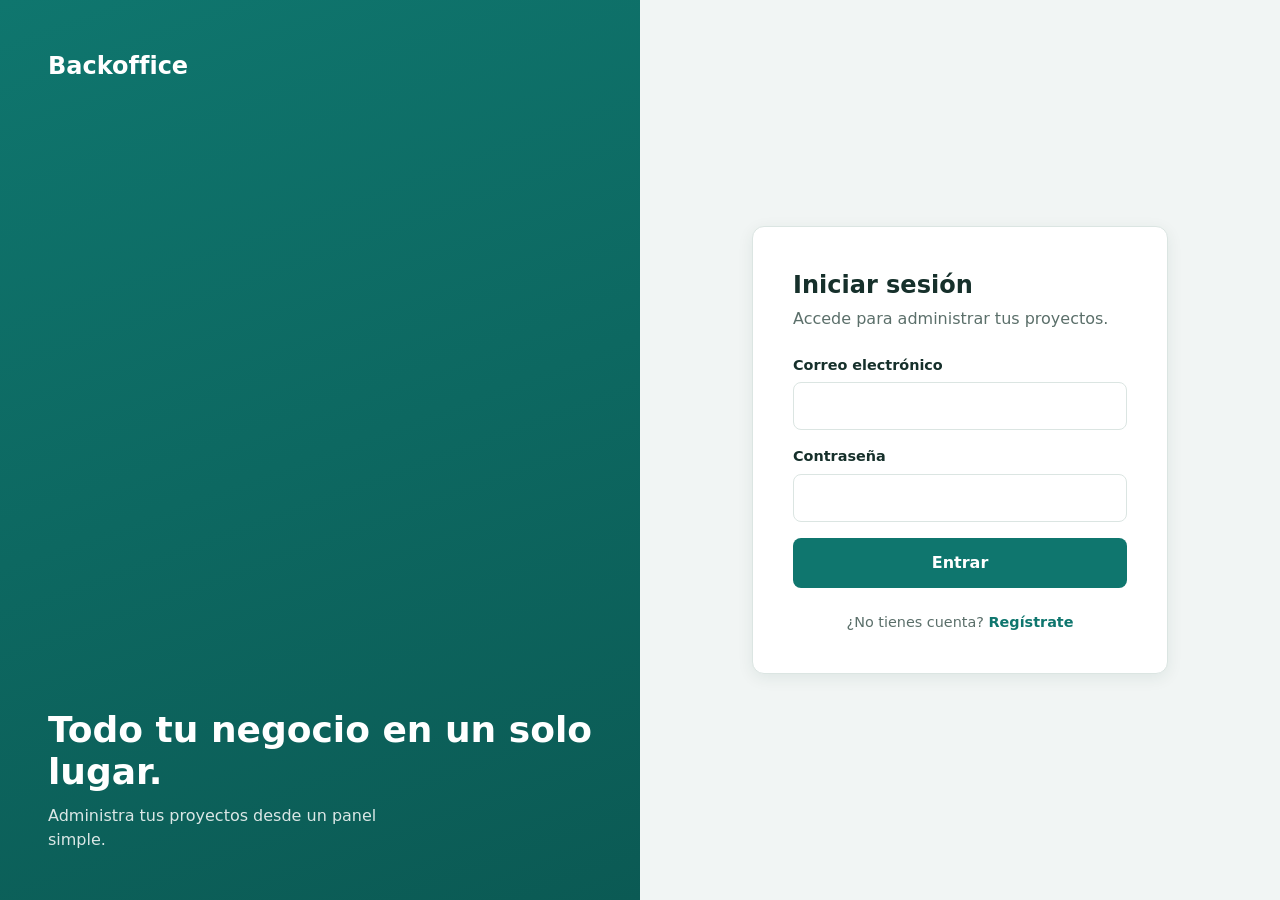
<file: index.html>
<!DOCTYPE html>
<html lang="es">
<head>
  <meta charset="UTF-8">
  <meta name="viewport" content="width=device-width, initial-scale=1">
  <title>Iniciar sesión | Backoffice</title>
  <link rel="stylesheet" href="styles.css">
  <script src="api.js" defer></script>
  <script src="index.js" defer></script>
</head>
<body>
  <div class="auth">
    <aside class="auth-aside">
      <p class="logo">Backoffice</p>
      <div>
        <p class="tagline">Todo tu negocio en un solo lugar.</p>
        <p class="lead">Administra tus proyectos desde un panel simple.</p>
      </div>
    </aside>

    <main class="auth-main">
      <section class="card">
        <h1>Iniciar sesión</h1>
        <p class="subtitle">Accede para administrar tus proyectos.</p>

        <p id="alert" class="alert" role="alert" hidden></p>

        <form id="login-form">
          <div class="field">
            <label for="email">Correo electrónico</label>
            <input id="email" name="email" type="email" autocomplete="email" required>
          </div>
          <div class="field">
            <label for="password">Contraseña</label>
            <input id="password" name="password" type="password" autocomplete="current-password" required>
          </div>
          <button class="btn" type="submit">Entrar</button>
        </form>

        <p class="switch">¿No tienes cuenta? <a href="register.html">Regístrate</a></p>
      </section>
    </main>
  </div>
</body>
</html>
</file>
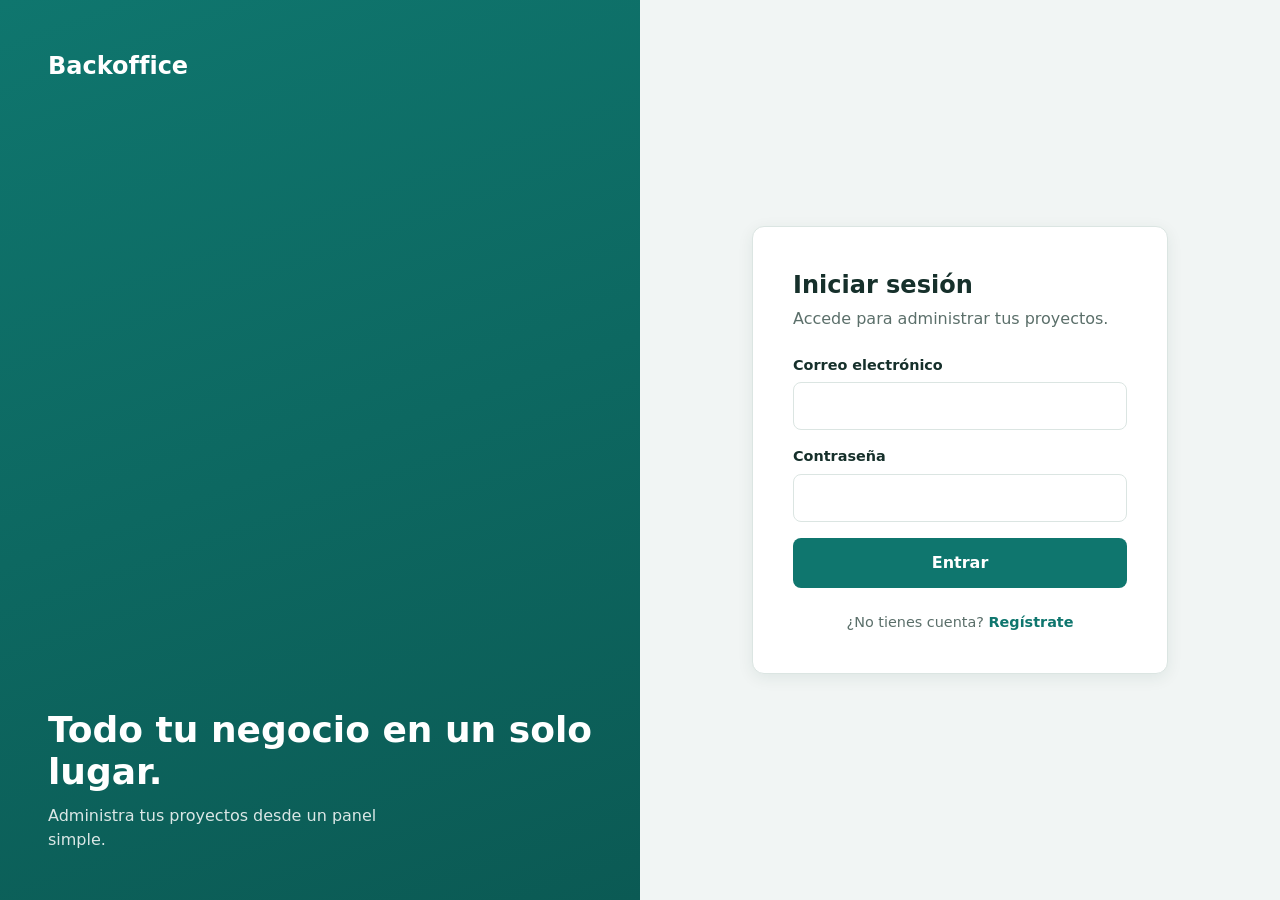
<file: home.html>
<!DOCTYPE html>
<html lang="es">
<head>
  <meta charset="UTF-8">
  <meta name="viewport" content="width=device-width, initial-scale=1">
  <title>Proyectos | Backoffice</title>
  <link rel="stylesheet" href="styles.css">
  <script src="api.js" defer></script>
  <script src="home.js" defer></script>
</head>
<body>
  <div id="app" hidden>
    <header class="topbar">
      <p class="logo">Backoffice</p>
      <div class="user">
        <span class="avatar" id="avatar" aria-hidden="true"></span>
        <span class="user-name" id="user-name"></span>
        <button class="btn btn-outline inline" id="logout" type="button">Cerrar sesión</button>
      </div>
    </header>

    <main class="content">
      <div class="toolbar">
        <div>
          <h1>Mis proyectos</h1>
          <p class="subtitle">Administra los proyectos de tu portafolio.</p>
        </div>
        <button class="btn inline" id="add-btn" type="button">+ Agregar proyecto</button>
      </div>

      <p id="status" class="alert" role="status" hidden></p>
      <p id="empty" class="empty" hidden>Aún no tienes proyectos. Usa el botón "Agregar proyecto" para crear el primero.</p>
      <section class="projects" id="projects" aria-label="Proyectos"></section>
    </main>
  </div>

  <dialog id="project-dialog" aria-labelledby="dialog-title">
    <form id="project-form">
      <h2 id="dialog-title">Agregar proyecto</h2>
      <p id="form-alert" class="alert" role="alert" hidden></p>
      <div class="field">
        <label for="title">Título</label>
        <input id="title" name="title" type="text" required>
      </div>
      <div class="field">
        <label for="description">Descripción</label>
        <textarea id="description" name="description" rows="4" required></textarea>
      </div>
      <div class="field">
        <label for="technologies">Tecnologías (separadas por coma)</label>
        <input id="technologies" name="technologies" type="text" placeholder="React, Node, MongoDB">
      </div>
      <div class="field">
        <label for="repository">Repositorio (URL)</label>
        <input id="repository" name="repository" type="url" placeholder="https://github.com/...">
      </div>

      <div class="actions">
        <button class="btn btn-outline inline" id="cancel-btn" type="button">Cancelar</button>
        <button class="btn inline" id="save-btn" type="submit">Guardar</button>
      </div>
    </form>
  </dialog>

  <template id="project-template">
    <article class="project">
      <h2 class="project-title"></h2>
      <p class="project-desc"></p>
      <ul class="tags"></ul>
      <a class="project-link" target="_blank" rel="noopener">Ver repositorio</a>
      <div class="actions">
        <button class="btn btn-outline inline" type="button" data-action="edit">Actualizar</button>
        <button class="btn btn-danger inline" type="button" data-action="delete">Eliminar</button>
      </div>
    </article>
  </template>
</body>
</html>
</file>
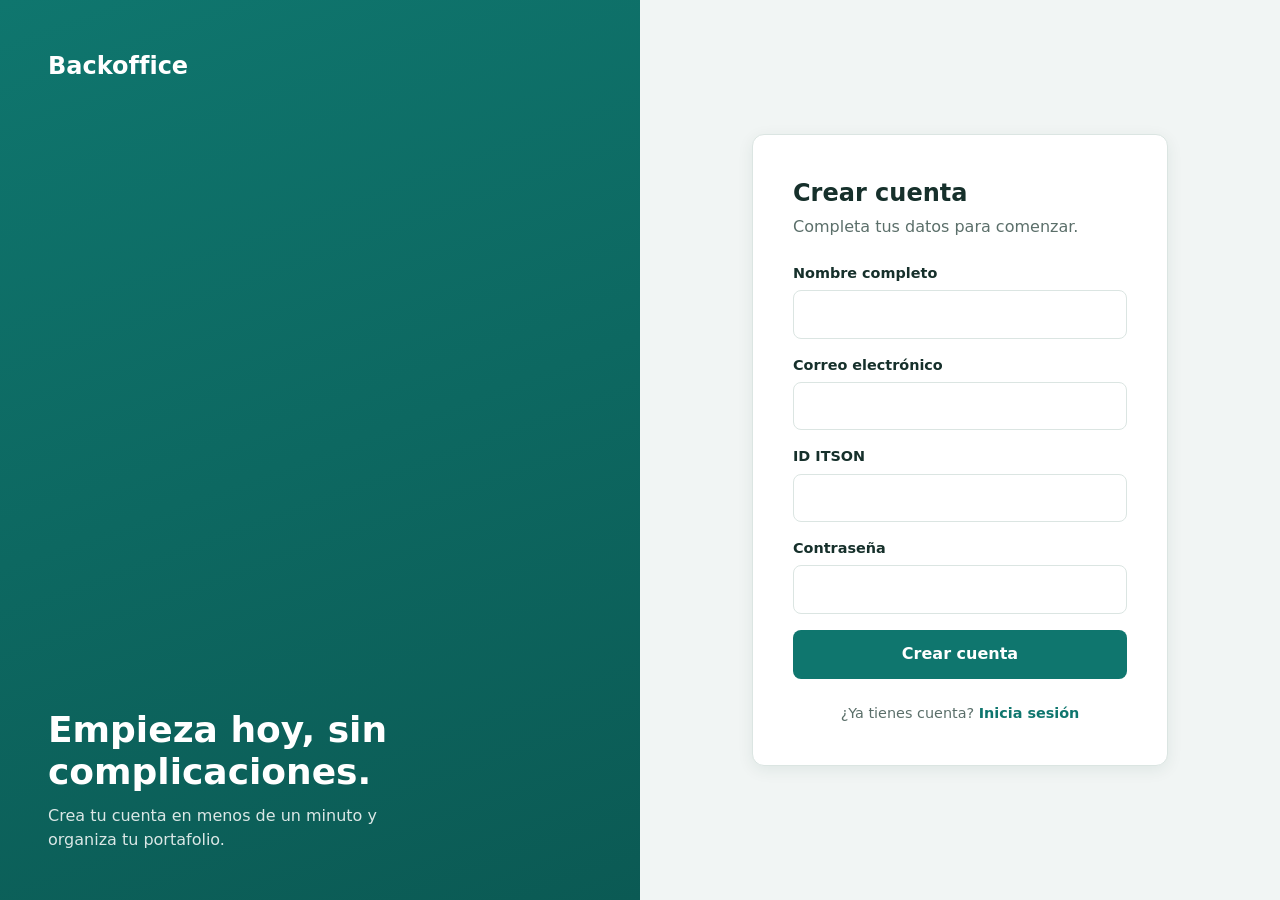
<file: register.html>
<!DOCTYPE html>
<html lang="es">
<head>
  <meta charset="UTF-8">
  <meta name="viewport" content="width=device-width, initial-scale=1">
  <title>Crear cuenta | Backoffice</title>
  <link rel="stylesheet" href="styles.css">
  <script src="api.js" defer></script>
  <script src="register.js" defer></script>
</head>
<body>
  <div class="auth">
    <aside class="auth-aside">
      <p class="logo">Backoffice</p>
      <div>
        <p class="tagline">Empieza hoy, sin complicaciones.</p>
        <p class="lead">Crea tu cuenta en menos de un minuto y organiza tu portafolio.</p>
      </div>
    </aside>

    <main class="auth-main">
      <section class="card">
        <h1>Crear cuenta</h1>
        <p class="subtitle">Completa tus datos para comenzar.</p>

        <p id="alert" class="alert" role="alert" hidden></p>

        <form id="register-form">
          <div class="field">
            <label for="name">Nombre completo</label>
            <input id="name" name="name" type="text" autocomplete="name" minlength="6" required>
          </div>
          <div class="field">
            <label for="email">Correo electrónico</label>
            <input id="email" name="email" type="email" autocomplete="email" required>
          </div>
          <div class="field">
            <label for="itsonId">ID ITSON</label>
            <input id="itsonId" name="itsonId" type="text" inputmode="numeric" pattern="[0-9]{6}" maxlength="6" title="6 dígitos numéricos" required>
          </div>
          <div class="field">
            <label for="password">Contraseña</label>
            <input id="password" name="password" type="password" autocomplete="new-password" minlength="6" required>
          </div>
          <button class="btn" type="submit">Crear cuenta</button>
        </form>

        <p class="switch">¿Ya tienes cuenta? <a href="index.html">Inicia sesión</a></p>
      </section>
    </main>
  </div>
</body>
</html>
</file>
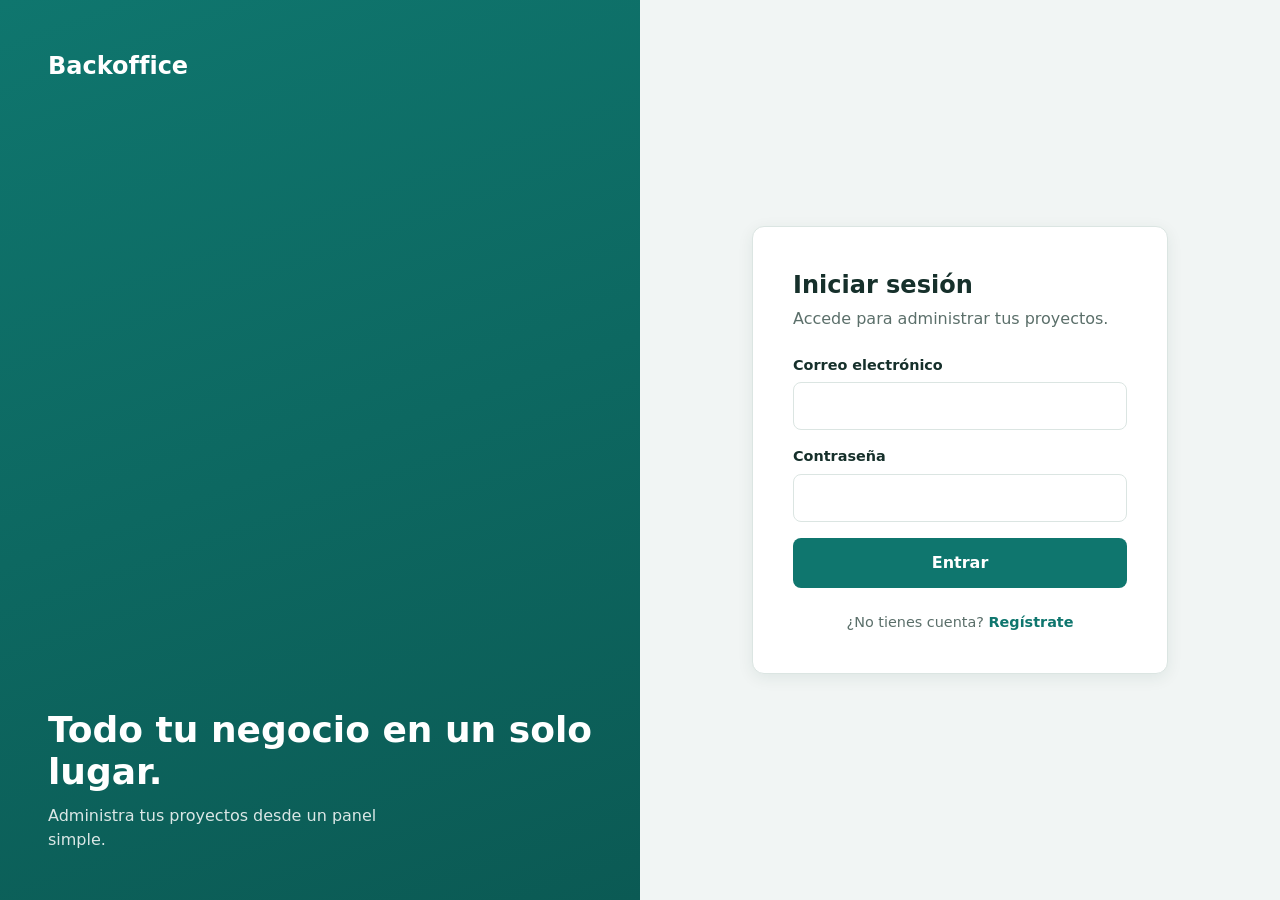
<file: 000000270691_Avance2/home.html>
<!DOCTYPE html>
<html lang="es">
<head>
  <meta charset="UTF-8">
  <meta name="viewport" content="width=device-width, initial-scale=1">
  <title>Proyectos | Backoffice</title>
  <link rel="stylesheet" href="styles.css">
  <script src="api.js" defer></script>
  <script src="home.js" defer></script>
</head>
<body>
  <div id="app" hidden>
    <header class="topbar">
      <p class="logo">Backoffice</p>
      <div class="user">
        <span class="avatar" id="avatar" aria-hidden="true"></span>
        <span class="user-name" id="user-name"></span>
        <button class="btn btn-outline inline" id="logout" type="button">Salir</button>
      </div>
    </header>

    <main class="content">
      <div class="toolbar">
        <div>
          <h1>Mis proyectos</h1>
          <p class="subtitle">Administra los proyectos de tu portafolio.</p>
        </div>
        <button class="btn inline" id="add-btn" type="button">+ Agregar proyecto</button>
      </div>

      <section class="projects" id="projects" aria-label="Proyectos">
        <p class="empty">Aún no tienes proyectos. Usa el botón "Agregar proyecto" para crear el primero.</p>
      </section>
    </main>
  </div>

  <dialog id="project-dialog" aria-labelledby="dialog-title">
    <form id="project-form">
      <h2 id="dialog-title">Agregar proyecto</h2>
      <div class="field">
        <label for="title">Título</label>
        <input id="title" name="title" type="text" required>
      </div>
      <div class="field">
        <label for="description">Descripción</label>
        <textarea id="description" name="description" rows="4" required></textarea>
      </div>
      <div class="field">
        <label for="technologies">Tecnologías (separadas por coma)</label>
        <input id="technologies" name="technologies" type="text" placeholder="React, Node, MongoDB">
      </div>
      <div class="field">
        <label for="repository">Repositorio (URL)</label>
        <input id="repository" name="repository" type="url" placeholder="https://github.com/...">
      </div>

      <div class="actions">
        <button class="btn btn-outline inline" id="cancel-btn" type="button">Cancelar</button>
        <button class="btn inline" type="submit">Guardar</button>
      </div>
    </form>
  </dialog>

  <template id="project-template">
    <article class="project">
      <h2 class="project-title"></h2>
      <p class="project-desc"></p>
      <ul class="tags"></ul>
      <a class="project-link" href="#" target="_blank" rel="noopener">Ver repositorio</a>
      <div class="actions">
        <button class="btn btn-outline inline" type="button">Actualizar</button>
        <button class="btn btn-danger inline" type="button">Eliminar</button>
      </div>
    </article>
  </template>
</body>
</html>
</file>
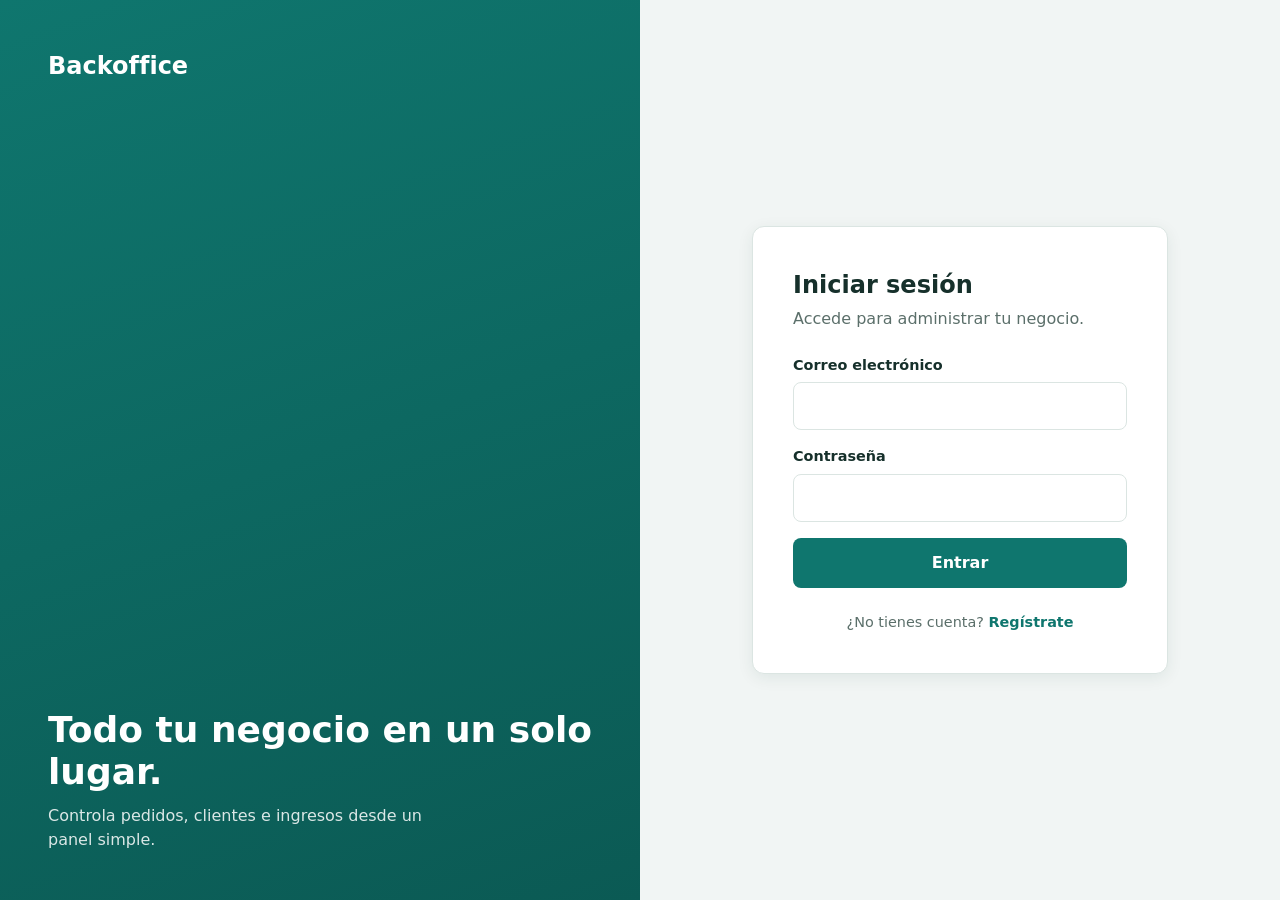
<file: 00000270691_backoffice/home.html>
<!DOCTYPE html>
<html lang="es">
<head>
  <meta charset="UTF-8">
  <meta name="viewport" content="width=device-width, initial-scale=1">
  <meta http-equiv="refresh" content="0; url=login.html">
  <title>Home | Backoffice</title>
  <link rel="stylesheet" href="styles.css">
</head>
<body>
  <header class="topbar">
    <p class="logo">Backoffice</p>
    <div class="user">
      <span class="avatar" aria-hidden="true">AD</span>
      <a href="login.html">Salir</a>
    </div>
  </header>

  <main class="content">
    <h1>Panel principal</h1>
    <p class="subtitle">Resumen de tu actividad.</p>

    <section class="stats" aria-label="Resumen">
      <article class="stat"><p>Pedidos</p><strong>128</strong></article>
      <article class="stat"><p>Clientes</p><strong>54</strong></article>
      <article class="stat"><p>Ingresos</p><strong>$12,400</strong></article>
    </section>

    <section class="panel">
      <h2>Pedidos recientes</h2>
      <div class="table-wrap">
        <table>
          <thead>
            <tr><th>Pedido</th><th>Cliente</th><th>Total</th><th>Estado</th></tr>
          </thead>
          <tbody>
            <tr><td>#1042</td><td>María López</td><td>$320</td><td><span class="badge">Entregado</span></td></tr>
            <tr><td>#1041</td><td>Carlos Ruiz</td><td>$180</td><td><span class="badge pending">Pendiente</span></td></tr>
            <tr><td>#1040</td><td>Ana Torres</td><td>$540</td><td><span class="badge">Entregado</span></td></tr>
          </tbody>
        </table>
      </div>
    </section>

    <noscript><p>Redirigiendo… <a href="login.html">Ir a iniciar sesión</a></p></noscript>
  </main>
</body>
</html>
</file>
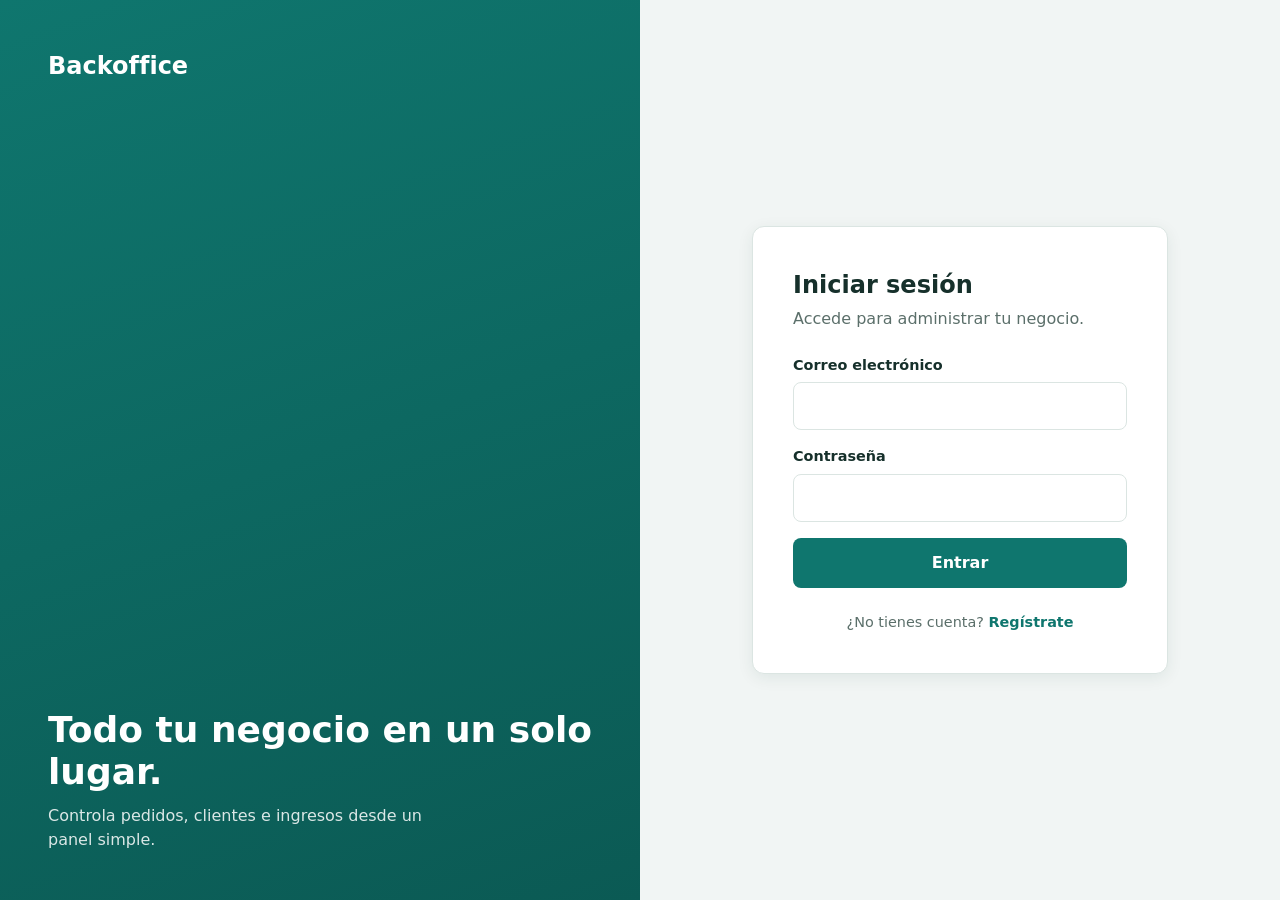
<file: 00000270691_backoffice/login.html>
<!DOCTYPE html>
<html lang="es">
<head>
  <meta charset="UTF-8">
  <meta name="viewport" content="width=device-width, initial-scale=1">
  <title>Iniciar sesión | Backoffice</title>
  <link rel="stylesheet" href="styles.css">
</head>
<body>
  <div class="auth">
    <aside class="auth-aside">
      <p class="logo">Backoffice</p>
      <div>
        <p class="tagline">Todo tu negocio en un solo lugar.</p>
        <p class="lead">Controla pedidos, clientes e ingresos desde un panel simple.</p>
      </div>
    </aside>

    <main class="auth-main">
      <section class="card">
        <h1>Iniciar sesión</h1>
        <p class="subtitle">Accede para administrar tu negocio.</p>

        <form action="login.html" method="post">
          <div class="field">
            <label for="email">Correo electrónico</label>
            <input id="email" name="email" type="email" autocomplete="email" required>
          </div>
          <div class="field">
            <label for="password">Contraseña</label>
            <input id="password" name="password" type="password" autocomplete="current-password" required>
          </div>
          <button class="btn" type="submit">Entrar</button>
        </form>

        <p class="switch">¿No tienes cuenta? <a href="register.html">Regístrate</a></p>
      </section>
    </main>
  </div>
</body>
</html>
</file>
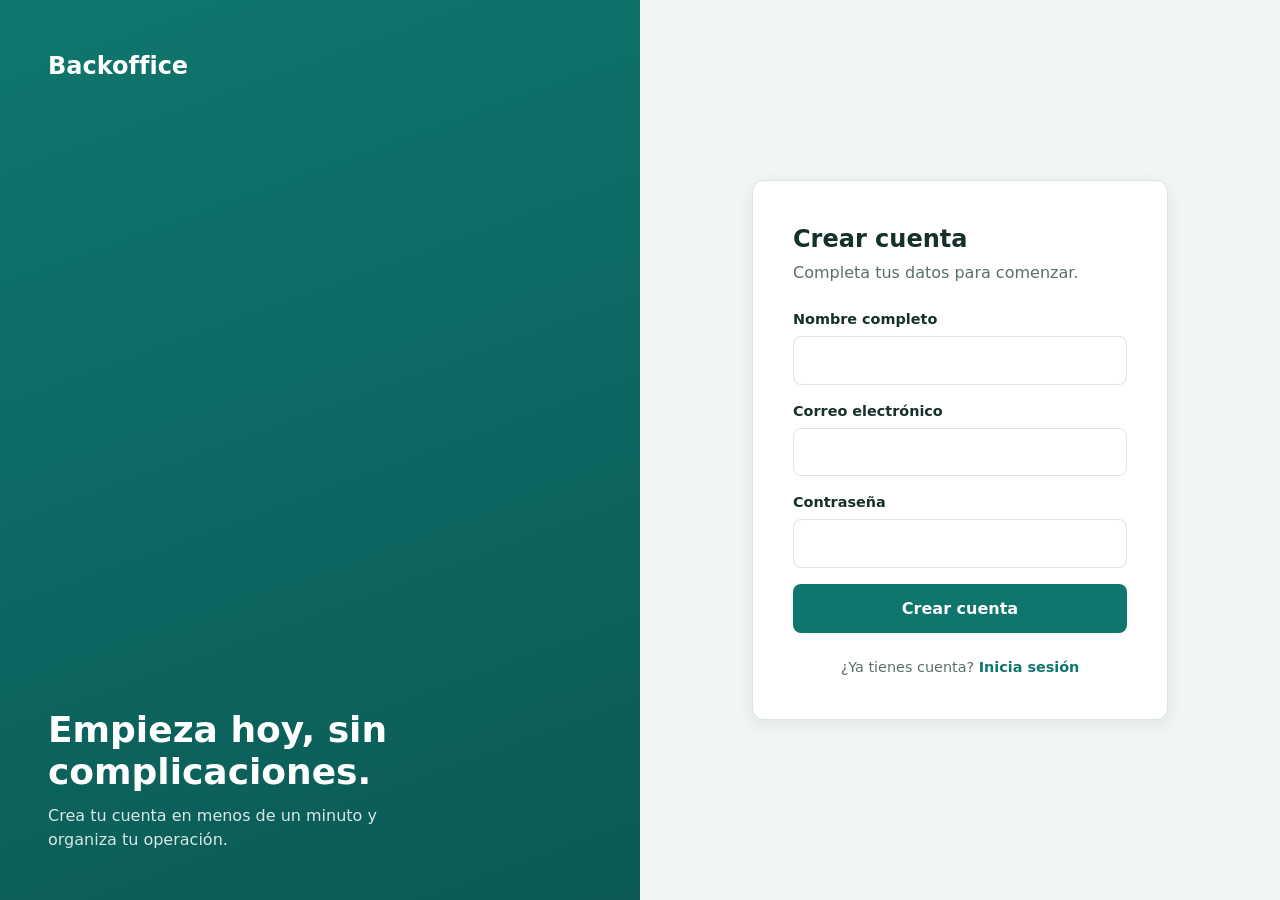
<file: 00000270691_backoffice/register.html>
<!DOCTYPE html>
<html lang="es">
<head>
  <meta charset="UTF-8">
  <meta name="viewport" content="width=device-width, initial-scale=1">
  <title>Crear cuenta | Backoffice</title>
  <link rel="stylesheet" href="styles.css">
</head>
<body>
  <div class="auth">
    <aside class="auth-aside">
      <p class="logo">Backoffice</p>
      <div>
        <p class="tagline">Empieza hoy, sin complicaciones.</p>
        <p class="lead">Crea tu cuenta en menos de un minuto y organiza tu operación.</p>
      </div>
    </aside>

    <main class="auth-main">
      <section class="card">
        <h1>Crear cuenta</h1>
        <p class="subtitle">Completa tus datos para comenzar.</p>

        <form action="register.html" method="post">
          <div class="field">
            <label for="name">Nombre completo</label>
            <input id="name" name="name" type="text" autocomplete="name" required>
          </div>
          <div class="field">
            <label for="email">Correo electrónico</label>
            <input id="email" name="email" type="email" autocomplete="email" required>
          </div>
          <div class="field">
            <label for="password">Contraseña</label>
            <input id="password" name="password" type="password" autocomplete="new-password" minlength="8" required>
          </div>
          <button class="btn" type="submit">Crear cuenta</button>
        </form>

        <p class="switch">¿Ya tienes cuenta? <a href="login.html">Inicia sesión</a></p>
      </section>
    </main>
  </div>
</body>
</html>
</file>
<file: styles.css>
:root {
  --bg: #f1f5f4;
  --surface: #ffffff;
  --ink: #16302b;
  --muted: #5b6f6a;
  --line: #dbe5e2;
  --brand: #0f766e;
  --brand-dark: #0b5a54;
  --brand-soft: #d9f0ec;
  --focus: #f59e0b;
  --radius: 12px;
  --shadow: 0 4px 16px rgba(15, 60, 52, 0.08);
  --font: system-ui, -apple-system, "Segoe UI", Roboto, sans-serif;
}

*, *::before, *::after { box-sizing: border-box; }

body {
  margin: 0;
  min-height: 100vh;
  font-family: var(--font);
  line-height: 1.5;
  color: var(--ink);
  background: var(--bg);
}

a { color: var(--brand); font-weight: 600; text-decoration: none; }
a:hover { text-decoration: underline; }

:focus-visible { outline: 3px solid var(--focus); outline-offset: 2px; }

h1 { margin: 0 0 .25rem; font-size: 1.5rem; }
.subtitle { margin: 0 0 1.5rem; color: var(--muted); }

.auth {
  min-height: 100vh;
  display: grid;
  grid-template-rows: auto 1fr;
}

.auth-aside {
  padding: 1.25rem 1.5rem;
  color: #fff;
  background: linear-gradient(160deg, var(--brand), var(--brand-dark));
}

.auth-aside .logo {
  margin: 0;
  font-size: 1.25rem;
  font-weight: 800;
}

.auth-aside .tagline,
.auth-aside .lead { display: none; }

.auth-main {
  display: grid;
  place-items: center;
  padding: 1.5rem 1rem;
}

.card {
  width: 100%;
  max-width: 26rem;
  padding: 2rem 1.5rem;
  background: var(--surface);
  border: 1px solid var(--line);
  border-radius: var(--radius);
  box-shadow: var(--shadow);
}

.field { margin-bottom: 1rem; }

label { display: block; margin-bottom: .35rem; font-weight: 600; font-size: .9rem; }

input,
textarea {
  width: 100%;
  padding: .7rem .85rem;
  font: inherit;
  color: inherit;
  background: #fff;
  border: 1px solid var(--line);
  border-radius: 8px;
  transition: border-color .15s, box-shadow .15s;
}

input:focus-visible,
textarea:focus-visible {
  outline: none;
  border-color: var(--brand);
  box-shadow: 0 0 0 3px var(--brand-soft);
}

.btn {
  width: 100%;
  padding: .8rem 1rem;
  font: inherit;
  font-weight: 700;
  color: #fff;
  background: var(--brand);
  border: 0;
  border-radius: 8px;
  cursor: pointer;
  transition: background .15s;
}

.btn:hover { background: var(--brand-dark); }

.switch { margin: 1.5rem 0 0; text-align: center; color: var(--muted); font-size: .9rem; }

.topbar {
  display: flex;
  justify-content: space-between;
  align-items: center;
  padding: .85rem 1rem;
  background: var(--surface);
  border-bottom: 1px solid var(--line);
}

.topbar .logo { margin: 0; font-size: 1.15rem; font-weight: 800; color: var(--brand); }

.user { display: flex; align-items: center; gap: .75rem; }

.avatar {
  display: grid;
  place-items: center;
  width: 2.25rem;
  height: 2.25rem;
  font-size: .85rem;
  font-weight: 700;
  color: var(--brand-dark);
  background: var(--brand-soft);
  border-radius: 50%;
}

.content { max-width: 64rem; margin: 0 auto; padding: 1.5rem 1rem 2rem; }

.stats {
  display: grid;
  grid-template-columns: repeat(auto-fit, minmax(13rem, 1fr));
  gap: 1rem;
  margin-bottom: 1.5rem;
}

.stat {
  padding: 1.25rem;
  background: var(--surface);
  border: 1px solid var(--line);
  border-left: 4px solid var(--brand);
  border-radius: var(--radius);
  box-shadow: var(--shadow);
}

.stat p { margin: 0; color: var(--muted); font-size: .9rem; }
.stat strong { font-size: 1.75rem; }

.panel {
  padding: 1.25rem;
  background: var(--surface);
  border: 1px solid var(--line);
  border-radius: var(--radius);
  box-shadow: var(--shadow);
}

.panel h2 { margin: 0 0 1rem; font-size: 1.1rem; }

.table-wrap { overflow-x: auto; }

table { width: 100%; border-collapse: collapse; font-size: .95rem; }
th, td { padding: .7rem .5rem; text-align: left; border-bottom: 1px solid var(--line); white-space: nowrap; }
th { color: var(--muted); font-weight: 600; font-size: .85rem; }
tr:last-child td { border-bottom: 0; }

.badge {
  padding: .15rem .6rem;
  font-size: .8rem;
  font-weight: 600;
  color: var(--brand-dark);
  background: var(--brand-soft);
  border-radius: 999px;
}

.badge.pending { color: #8a5a00; background: #fdf0d2; }

[hidden] { display: none !important; }

textarea { resize: vertical; min-height: 6rem; }

.btn:disabled { opacity: .6; cursor: not-allowed; }
.btn.inline { width: auto; padding: .55rem 1rem; }
.btn-outline { color: var(--brand); background: transparent; border: 1px solid var(--brand); }
.btn-outline:hover { color: #fff; }
.btn-danger { background: #b42318; }
.btn-danger:hover { background: #912018; }

.alert { margin: 0 0 1rem; padding: .7rem .85rem; font-size: .9rem; border-radius: 8px; }
.alert.error { color: #912018; background: #fde8e6; }
.alert.info { color: var(--muted); background: var(--bg); }
.alert.success { color: var(--brand-dark); background: var(--brand-soft); }

.user-name { display: none; font-weight: 600; }

.toolbar {
  display: flex;
  flex-wrap: wrap;
  justify-content: space-between;
  align-items: flex-start;
  gap: 1rem;
  margin-bottom: 1.5rem;
}

.toolbar .subtitle { margin: 0; }

.status { color: var(--muted); }

.empty {
  grid-column: 1 / -1;
  margin: 0;
  padding: 3rem 1rem;
  text-align: center;
  color: var(--muted);
  background: var(--surface);
  border: 2px dashed var(--line);
  border-radius: var(--radius);
}

.projects {
  display: grid;
  grid-template-columns: repeat(auto-fill, minmax(17rem, 1fr));
  gap: 1rem;
}

.project {
  display: flex;
  flex-direction: column;
  gap: .75rem;
  padding: 1.25rem;
  background: var(--surface);
  border: 1px solid var(--line);
  border-radius: var(--radius);
  box-shadow: var(--shadow);
}

.project h2 { margin: 0; font-size: 1.1rem; }
.project-desc { margin: 0; color: var(--muted); }

.tags { display: flex; flex-wrap: wrap; gap: .4rem; margin: 0; padding: 0; list-style: none; }
.tags li { padding: .15rem .6rem; font-size: .8rem; font-weight: 600; color: var(--brand-dark); background: var(--brand-soft); border-radius: 999px; }

.actions { display: flex; flex-wrap: wrap; gap: .5rem; margin-top: auto; }

dialog {
  width: min(32rem, calc(100% - 2rem));
  padding: 1.5rem;
  color: var(--ink);
  background: var(--surface);
  border: 1px solid var(--line);
  border-radius: var(--radius);
  box-shadow: var(--shadow);
}

dialog::backdrop { background: rgba(10, 30, 26, .5); }
dialog h2 { margin: 0 0 1rem; font-size: 1.25rem; }
dialog .actions { justify-content: flex-end; margin-top: 1.5rem; }

@media (min-width: 640px) {
  .user-name { display: inline; }
}

@media (min-width: 900px) {
  .auth { grid-template-columns: 1fr 1fr; grid-template-rows: 1fr; }

  .auth-aside {
    display: flex;
    flex-direction: column;
    justify-content: space-between;
    padding: 3rem;
  }

  .auth-aside .logo { font-size: 1.5rem; }
  .auth-aside .tagline { display: block; margin: 0 0 .75rem; font-size: 2.25rem; font-weight: 800; line-height: 1.15; }
  .auth-aside .lead { display: block; margin: 0; max-width: 24rem; opacity: .85; }

  .card { padding: 2.5rem; }
  .content { padding: 2rem; }
}
</file>
<file: 000000270691_Avance2/styles.css>
:root {
  --bg: #f1f5f4;
  --surface: #ffffff;
  --ink: #16302b;
  --muted: #5b6f6a;
  --line: #dbe5e2;
  --brand: #0f766e;
  --brand-dark: #0b5a54;
  --brand-soft: #d9f0ec;
  --focus: #f59e0b;
  --radius: 12px;
  --shadow: 0 4px 16px rgba(15, 60, 52, 0.08);
  --font: system-ui, -apple-system, "Segoe UI", Roboto, sans-serif;
}

*, *::before, *::after { box-sizing: border-box; }

body {
  margin: 0;
  min-height: 100vh;
  font-family: var(--font);
  line-height: 1.5;
  color: var(--ink);
  background: var(--bg);
}

a { color: var(--brand); font-weight: 600; text-decoration: none; }
a:hover { text-decoration: underline; }

:focus-visible { outline: 3px solid var(--focus); outline-offset: 2px; }

h1 { margin: 0 0 .25rem; font-size: 1.5rem; }
.subtitle { margin: 0 0 1.5rem; color: var(--muted); }

.auth {
  min-height: 100vh;
  display: grid;
  grid-template-rows: auto 1fr;
}

.auth-aside {
  padding: 1.25rem 1.5rem;
  color: #fff;
  background: linear-gradient(160deg, var(--brand), var(--brand-dark));
}

.auth-aside .logo {
  margin: 0;
  font-size: 1.25rem;
  font-weight: 800;
}

.auth-aside .tagline,
.auth-aside .lead { display: none; }

.auth-main {
  display: grid;
  place-items: center;
  padding: 1.5rem 1rem;
}

.card {
  width: 100%;
  max-width: 26rem;
  padding: 2rem 1.5rem;
  background: var(--surface);
  border: 1px solid var(--line);
  border-radius: var(--radius);
  box-shadow: var(--shadow);
}

.field { margin-bottom: 1rem; }

label { display: block; margin-bottom: .35rem; font-weight: 600; font-size: .9rem; }

input,
textarea {
  width: 100%;
  padding: .7rem .85rem;
  font: inherit;
  color: inherit;
  background: #fff;
  border: 1px solid var(--line);
  border-radius: 8px;
  transition: border-color .15s, box-shadow .15s;
}

input:focus-visible,
textarea:focus-visible {
  outline: none;
  border-color: var(--brand);
  box-shadow: 0 0 0 3px var(--brand-soft);
}

.btn {
  width: 100%;
  padding: .8rem 1rem;
  font: inherit;
  font-weight: 700;
  color: #fff;
  background: var(--brand);
  border: 0;
  border-radius: 8px;
  cursor: pointer;
  transition: background .15s;
}

.btn:hover { background: var(--brand-dark); }

.switch { margin: 1.5rem 0 0; text-align: center; color: var(--muted); font-size: .9rem; }

.topbar {
  display: flex;
  justify-content: space-between;
  align-items: center;
  padding: .85rem 1rem;
  background: var(--surface);
  border-bottom: 1px solid var(--line);
}

.topbar .logo { margin: 0; font-size: 1.15rem; font-weight: 800; color: var(--brand); }

.user { display: flex; align-items: center; gap: .75rem; }

.avatar {
  display: grid;
  place-items: center;
  width: 2.25rem;
  height: 2.25rem;
  font-size: .85rem;
  font-weight: 700;
  color: var(--brand-dark);
  background: var(--brand-soft);
  border-radius: 50%;
}

.content { max-width: 64rem; margin: 0 auto; padding: 1.5rem 1rem 2rem; }

.stats {
  display: grid;
  grid-template-columns: repeat(auto-fit, minmax(13rem, 1fr));
  gap: 1rem;
  margin-bottom: 1.5rem;
}

.stat {
  padding: 1.25rem;
  background: var(--surface);
  border: 1px solid var(--line);
  border-left: 4px solid var(--brand);
  border-radius: var(--radius);
  box-shadow: var(--shadow);
}

.stat p { margin: 0; color: var(--muted); font-size: .9rem; }
.stat strong { font-size: 1.75rem; }

.panel {
  padding: 1.25rem;
  background: var(--surface);
  border: 1px solid var(--line);
  border-radius: var(--radius);
  box-shadow: var(--shadow);
}

.panel h2 { margin: 0 0 1rem; font-size: 1.1rem; }

.table-wrap { overflow-x: auto; }

table { width: 100%; border-collapse: collapse; font-size: .95rem; }
th, td { padding: .7rem .5rem; text-align: left; border-bottom: 1px solid var(--line); white-space: nowrap; }
th { color: var(--muted); font-weight: 600; font-size: .85rem; }
tr:last-child td { border-bottom: 0; }

.badge {
  padding: .15rem .6rem;
  font-size: .8rem;
  font-weight: 600;
  color: var(--brand-dark);
  background: var(--brand-soft);
  border-radius: 999px;
}

.badge.pending { color: #8a5a00; background: #fdf0d2; }

[hidden] { display: none !important; }

textarea { resize: vertical; min-height: 6rem; }

.btn:disabled { opacity: .6; cursor: not-allowed; }
.btn.inline { width: auto; padding: .55rem 1rem; }
.btn-outline { color: var(--brand); background: transparent; border: 1px solid var(--brand); }
.btn-outline:hover { color: #fff; }
.btn-danger { background: #b42318; }
.btn-danger:hover { background: #912018; }

.alert { margin: 0 0 1rem; padding: .7rem .85rem; font-size: .9rem; border-radius: 8px; }
.alert.error { color: #912018; background: #fde8e6; }
.alert.success { color: var(--brand-dark); background: var(--brand-soft); }

.user-name { display: none; font-weight: 600; }

.toolbar {
  display: flex;
  flex-wrap: wrap;
  justify-content: space-between;
  align-items: flex-start;
  gap: 1rem;
  margin-bottom: 1.5rem;
}

.toolbar .subtitle { margin: 0; }

.status { color: var(--muted); }

.empty {
  grid-column: 1 / -1;
  margin: 0;
  padding: 3rem 1rem;
  text-align: center;
  color: var(--muted);
  background: var(--surface);
  border: 2px dashed var(--line);
  border-radius: var(--radius);
}

.projects {
  display: grid;
  grid-template-columns: repeat(auto-fill, minmax(17rem, 1fr));
  gap: 1rem;
}

.project {
  display: flex;
  flex-direction: column;
  gap: .75rem;
  padding: 1.25rem;
  background: var(--surface);
  border: 1px solid var(--line);
  border-radius: var(--radius);
  box-shadow: var(--shadow);
}

.project h2 { margin: 0; font-size: 1.1rem; }
.project-desc { margin: 0; color: var(--muted); }

.tags { display: flex; flex-wrap: wrap; gap: .4rem; margin: 0; padding: 0; list-style: none; }
.tags li { padding: .15rem .6rem; font-size: .8rem; font-weight: 600; color: var(--brand-dark); background: var(--brand-soft); border-radius: 999px; }

.actions { display: flex; flex-wrap: wrap; gap: .5rem; margin-top: auto; }

dialog {
  width: min(32rem, calc(100% - 2rem));
  padding: 1.5rem;
  color: var(--ink);
  background: var(--surface);
  border: 1px solid var(--line);
  border-radius: var(--radius);
  box-shadow: var(--shadow);
}

dialog::backdrop { background: rgba(10, 30, 26, .5); }
dialog h2 { margin: 0 0 1rem; font-size: 1.25rem; }
dialog .actions { justify-content: flex-end; margin-top: 1.5rem; }

@media (min-width: 640px) {
  .user-name { display: inline; }
}

@media (min-width: 900px) {
  .auth { grid-template-columns: 1fr 1fr; grid-template-rows: 1fr; }

  .auth-aside {
    display: flex;
    flex-direction: column;
    justify-content: space-between;
    padding: 3rem;
  }

  .auth-aside .logo { font-size: 1.5rem; }
  .auth-aside .tagline { display: block; margin: 0 0 .75rem; font-size: 2.25rem; font-weight: 800; line-height: 1.15; }
  .auth-aside .lead { display: block; margin: 0; max-width: 24rem; opacity: .85; }

  .card { padding: 2.5rem; }
  .content { padding: 2rem; }
}
</file>
<file: 00000270691_backoffice/styles.css>
:root {
  --bg: #f1f5f4;
  --surface: #ffffff;
  --ink: #16302b;
  --muted: #5b6f6a;
  --line: #dbe5e2;
  --brand: #0f766e;
  --brand-dark: #0b5a54;
  --brand-soft: #d9f0ec;
  --focus: #f59e0b;
  --radius: 12px;
  --shadow: 0 4px 16px rgba(15, 60, 52, 0.08);
  --font: system-ui, -apple-system, "Segoe UI", Roboto, sans-serif;
}

*, *::before, *::after { box-sizing: border-box; }

body {
  margin: 0;
  min-height: 100vh;
  font-family: var(--font);
  line-height: 1.5;
  color: var(--ink);
  background: var(--bg);
}

a { color: var(--brand); font-weight: 600; text-decoration: none; }
a:hover { text-decoration: underline; }

:focus-visible { outline: 3px solid var(--focus); outline-offset: 2px; }

h1 { margin: 0 0 .25rem; font-size: 1.5rem; }
.subtitle { margin: 0 0 1.5rem; color: var(--muted); }

.auth {
  min-height: 100vh;
  display: grid;
  grid-template-rows: auto 1fr;
}

.auth-aside {
  padding: 1.25rem 1.5rem;
  color: #fff;
  background: linear-gradient(160deg, var(--brand), var(--brand-dark));
}

.auth-aside .logo {
  margin: 0;
  font-size: 1.25rem;
  font-weight: 800;
}

.auth-aside .tagline,
.auth-aside .lead { display: none; }

.auth-main {
  display: grid;
  place-items: center;
  padding: 1.5rem 1rem;
}

.card {
  width: 100%;
  max-width: 26rem;
  padding: 2rem 1.5rem;
  background: var(--surface);
  border: 1px solid var(--line);
  border-radius: var(--radius);
  box-shadow: var(--shadow);
}

.field { margin-bottom: 1rem; }

label { display: block; margin-bottom: .35rem; font-weight: 600; font-size: .9rem; }

input {
  width: 100%;
  padding: .7rem .85rem;
  font: inherit;
  color: inherit;
  background: #fff;
  border: 1px solid var(--line);
  border-radius: 8px;
  transition: border-color .15s, box-shadow .15s;
}

input:focus-visible {
  outline: none;
  border-color: var(--brand);
  box-shadow: 0 0 0 3px var(--brand-soft);
}

.btn {
  width: 100%;
  padding: .8rem 1rem;
  font: inherit;
  font-weight: 700;
  color: #fff;
  background: var(--brand);
  border: 0;
  border-radius: 8px;
  cursor: pointer;
  transition: background .15s;
}

.btn:hover { background: var(--brand-dark); }

.switch { margin: 1.5rem 0 0; text-align: center; color: var(--muted); font-size: .9rem; }

.topbar {
  display: flex;
  justify-content: space-between;
  align-items: center;
  padding: .85rem 1rem;
  background: var(--surface);
  border-bottom: 1px solid var(--line);
}

.topbar .logo { margin: 0; font-size: 1.15rem; font-weight: 800; color: var(--brand); }

.user { display: flex; align-items: center; gap: .75rem; }

.avatar {
  display: grid;
  place-items: center;
  width: 2.25rem;
  height: 2.25rem;
  font-size: .85rem;
  font-weight: 700;
  color: var(--brand-dark);
  background: var(--brand-soft);
  border-radius: 50%;
}

.content { max-width: 64rem; margin: 0 auto; padding: 1.5rem 1rem 2rem; }

.stats {
  display: grid;
  grid-template-columns: repeat(auto-fit, minmax(13rem, 1fr));
  gap: 1rem;
  margin-bottom: 1.5rem;
}

.stat {
  padding: 1.25rem;
  background: var(--surface);
  border: 1px solid var(--line);
  border-left: 4px solid var(--brand);
  border-radius: var(--radius);
  box-shadow: var(--shadow);
}

.stat p { margin: 0; color: var(--muted); font-size: .9rem; }
.stat strong { font-size: 1.75rem; }

.panel {
  padding: 1.25rem;
  background: var(--surface);
  border: 1px solid var(--line);
  border-radius: var(--radius);
  box-shadow: var(--shadow);
}

.panel h2 { margin: 0 0 1rem; font-size: 1.1rem; }

.table-wrap { overflow-x: auto; }

table { width: 100%; border-collapse: collapse; font-size: .95rem; }
th, td { padding: .7rem .5rem; text-align: left; border-bottom: 1px solid var(--line); white-space: nowrap; }
th { color: var(--muted); font-weight: 600; font-size: .85rem; }
tr:last-child td { border-bottom: 0; }

.badge {
  padding: .15rem .6rem;
  font-size: .8rem;
  font-weight: 600;
  color: var(--brand-dark);
  background: var(--brand-soft);
  border-radius: 999px;
}

.badge.pending { color: #8a5a00; background: #fdf0d2; }

@media (min-width: 900px) {
  .auth { grid-template-columns: 1fr 1fr; grid-template-rows: 1fr; }

  .auth-aside {
    display: flex;
    flex-direction: column;
    justify-content: space-between;
    padding: 3rem;
  }

  .auth-aside .logo { font-size: 1.5rem; }
  .auth-aside .tagline { display: block; margin: 0 0 .75rem; font-size: 2.25rem; font-weight: 800; line-height: 1.15; }
  .auth-aside .lead { display: block; margin: 0; max-width: 24rem; opacity: .85; }

  .card { padding: 2.5rem; }
  .content { padding: 2rem; }
}
</file>
